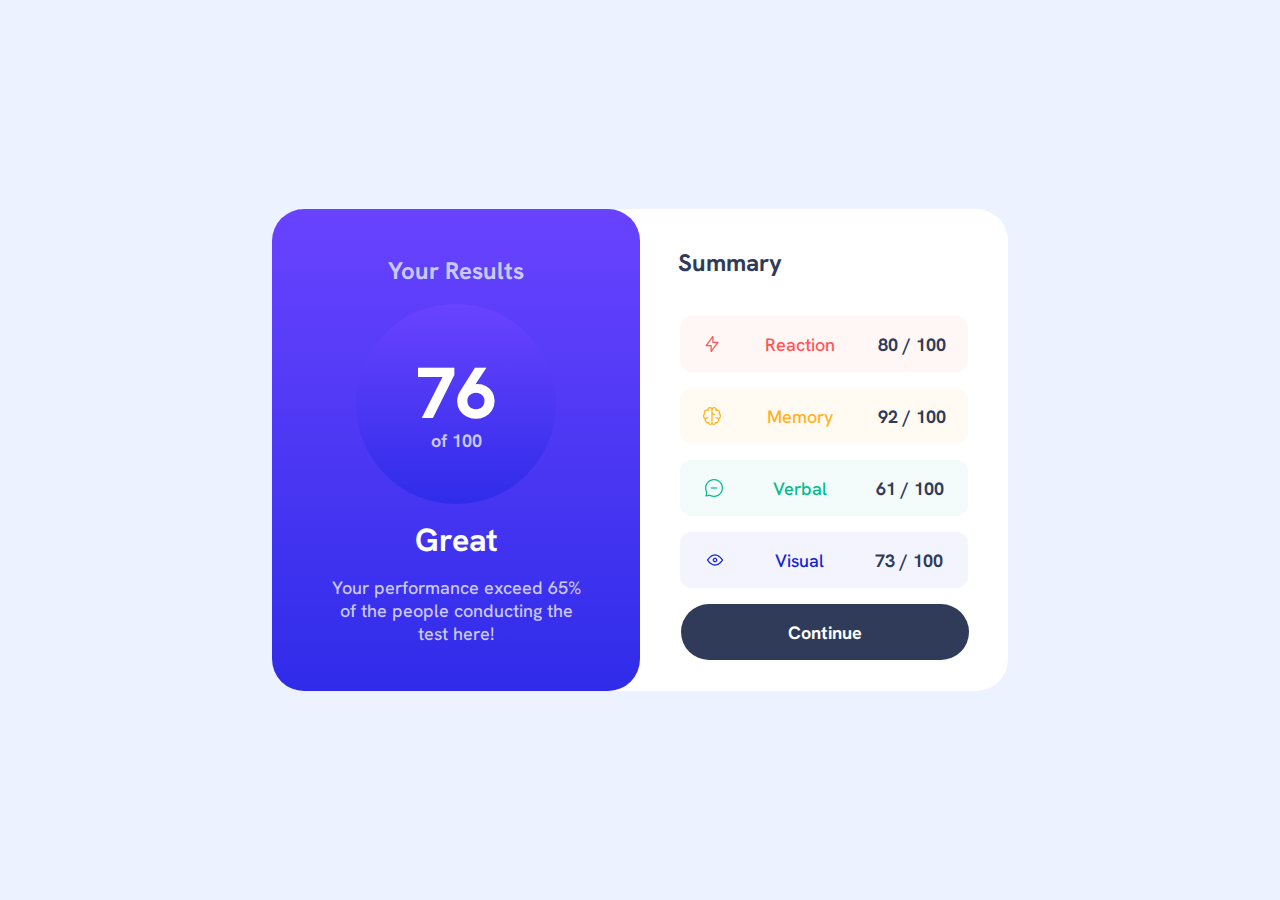
<file: index.html>
<!DOCTYPE html>
<html lang="en">
  <head>
    <meta charset="UTF-8" />
    <meta name="viewport" content="width=device-width, initial-scale=1.0" />
    <title>document</title>
    <link rel="stylesheet" href="./index.css" />
  </head>
  <body>
    <div class="card">
      <div class="left">
        <h1 class="Your_Results">Your Results</h1>
        <div class="circle">
          <h2 class="number">76</h2>
          <h2 class="of_100">of 100</h2>
        </div>
        <h2 class="Great">Great</h2>
        <p class="Paragrap">
          Your performance exceed 65% of the people conducting the test here!
        </p>
      </div>
      <div class="right">
        <h3 class="summary">Summary</h3>
        <div>
          <div class="box red_box">
            <img src="iconoir_flash.png" alt="" class="Icon1" />
            <h4 class="text Reaction">Reaction</h4>
            <h4 class="number1">80 / 100</h4>
          </div>
        </div>
        <div>
          <div class="box yellow_box">
            <img src="iconoir_brain.png" alt="" class="Icon2" />
            <h4 class="text Memory">Memory</h4>
            <h4 class="number2">92 / 100</h4>
          </div>
        </div>
        <div>
          <div class="box green_box">
            <img src="iconoir_chat-remove.png" alt="" class="Icon3" />
            <h4 class="Verbal">Verbal</h4>
            <h4 class="number3">61 / 100</h4>
          </div>
        </div>
        <div>
          <div class="box blu_box">
            <img src="iconoir_eye-empty.png" alt="" class="Icon4" />
            <h4 class="Visual">Visual</h4>
            <h4 class="number4">73 / 100</h4>
          </div>
        </div>
          <button class="pill" type="button">Continue</button>
        </div>
    </div>
  </body>
</html>
</file>
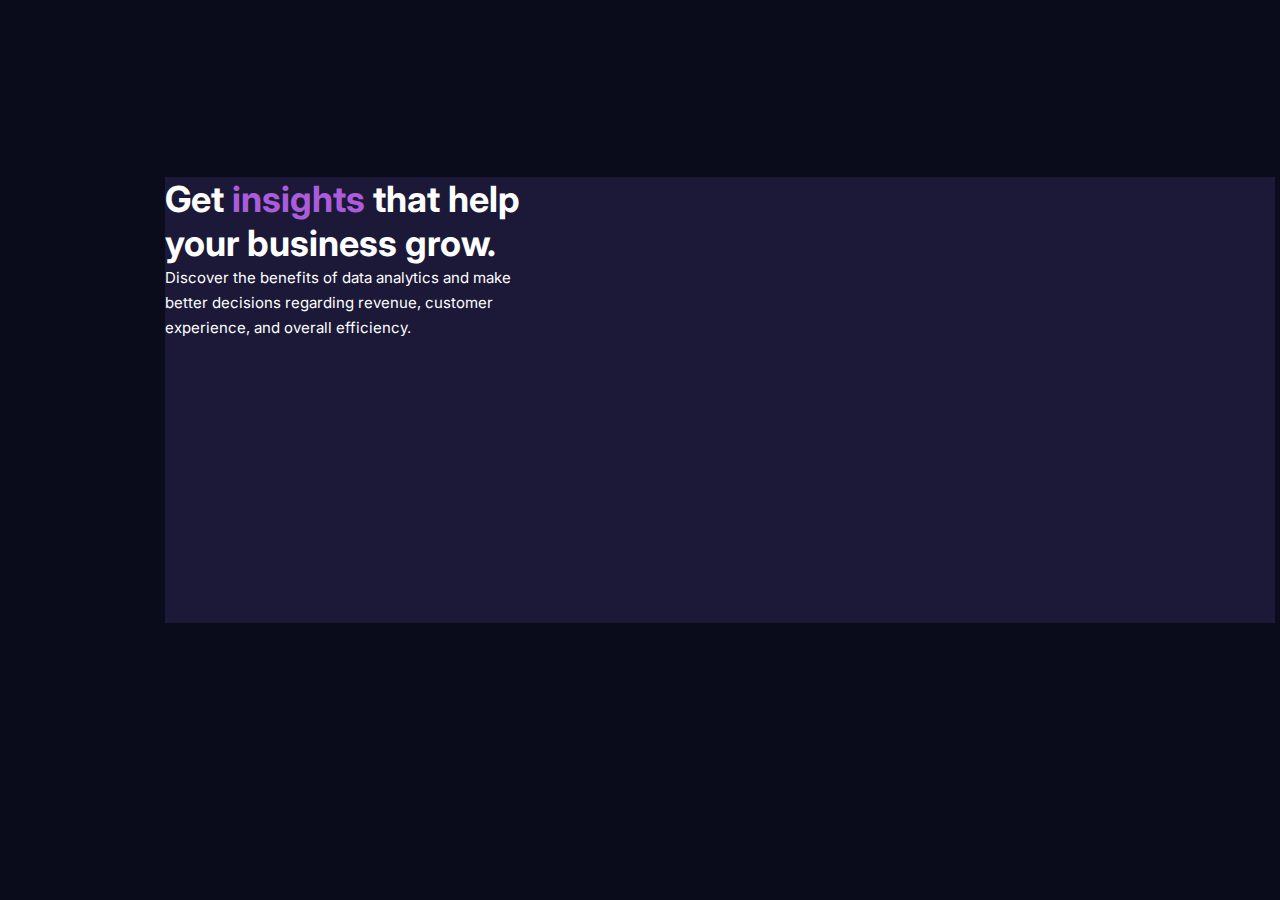
<file: index2.html>
<!DOCTYPE html>
<html lang="en">
  <head>
    <meta charset="UTF-8" />
    <meta name="viewport" content="width=device-width, initial-scale=1.0" />
    <title>document</title>
    <link rel="stylesheet" href="./index2.css" />
  </head>
  <body>
 <div class="card">
    <header class="header">Get <span class="purple">insights</span> that help your business grow.</header>
   <p class="paragrap">Discover the benefits of data analytics and make better decisions regarding revenue, customer experience, and overall efficiency.</p>
<h1 class="info"></h1> 
<footer></footer>
</div>
  </body>
</html>
</file>
<file: index.css>
@import url('https://fonts.googleapis.com/css2?family=Hanken+Grotesk&display=swap');

* {
    margin: 0;
    padding: 0;
    box-sizing: border-box;
    font-family: "Hanken Grotesk";
}
body {
    width: 100vw;
    height: 100vh;
    background-color: #ECF2FF;
    display: flex; 
    justify-content: center;
    align-items: center;
}

.Your_Results {
    font-size: 24px; 
    color: #CAC9FF; 
    font-weight: 700; 
    line-height: normal;
    text-align: center;
    margin-top: 8px;
}
.circle {
    background: linear-gradient(180deg, #75F 0%, #6943FF 0.01%, #2F2CE9 100%);
    width: 200px;
    height: 200px;
    border-radius: 50%;
    display: flex;
    justify-content: center;
    margin: auto;
    margin-top: 18px;
    flex-direction: column;
}
.number {
    font-size: 72px; 
    color: white; 
    font-weight: 800;
    line-height: 72px;
    text-align: center;
}
.of_100 {
    font-size: 18px; 
    color: #CAC9FF; 
    font-weight: 700; 
    line-height: normal;
    text-align: center;
}
.Great {
    font-size: 32px; 
    color: white; 
    font-weight: 700;
    line-height: 72px;
    text-align: center;
}
.Paragrap {
font-size: 18px;
color: #CAC9FF;
font-weight: 500;
line-height: normal;
text-align: center;
}
.card {
    width: 736px;
    background-color: #FFFFFF;
    border-radius: 32px;
    display: flex;
}
.left {
background: linear-gradient(180deg, #75F 0%, #6943FF 0.01%, #2F2CE9 100%);
width: 50%;
height: 100%;
border-radius: 32px;
font-size: 24p;
padding: 38px 54px 46px 54px;
}
.right {
    background-color: #FFFFFF;
    width: 50%;
    height: 100%;
    border-radius: 32px;
    font-size: 24p;
    justify-content: center;
}
.summary {  
    font-size: 24px; 
    color: #303B59; 
    font-weight: 700; 
    line-height: normal;
    padding: 38px;
}

.box {
    width: 288px;
    height: 56px;
    border-radius: 12px;
    display: flex;
    justify-items: center;
    border: none;
    outline: none;
    margin: auto;
}

.red_box {
    background: linear-gradient(0deg, rgba(255, 255, 255, 0.95) 0%, rgba(255, 255, 255, 0.95) 100%), #F55;
}

.Icon1 {
    width: 20px;
    height: 20px;
    margin: auto;
    text-align: left;
}
.text {
    font-size: 18px;
    font-weight: 500;
    margin: auto;
    text-align: left; 
}

.Reaction {
    color: #F55;
 
}
.number1 {
    font-size: 18px;
    font-weight: 700;
    color: #303B59;
    margin: auto;
    text-align: right;

}
.yellow_box {
    background: linear-gradient(0deg, rgba(255, 255, 255, 0.95) 0%, rgba(255, 255, 255, 0.95) 100%), #FFB21E;
    margin-top: 16px;
}
.Icon2 {
    width: 20px;
    height: 20px;
    margin: auto;
    text-align: left;

}

.Memory {
    color: #FFB21E;

}
.number2 {
    font-size: 18px;
    font-weight: 700;
    color: #303B59;
    margin: auto;
    text-align: right; 
}
.green_box {
    background: linear-gradient(0deg, rgba(255, 255, 255, 0.95) 0%, rgba(255, 255, 255, 0.95) 100%), #00BB8F;
    margin-top: 16px;
}
.Icon3 {
    width: 20px;
    height: 20px;
    margin: auto;
    text-align: left;
}

.Verbal {
    font-size: 18px;
    font-weight: 500;
    color: #00BB8F;
    margin: auto;
    text-align: left;
}
.number3 {
    font-size: 18px;
    font-weight: 700;
    color: #303B59;
    margin: auto;
    text-align: right;
}

.blu_box {
    background: linear-gradient(0deg, rgba(255, 255, 255, 0.95) 0%, rgba(255, 255, 255, 0.95) 100%), #1125D6;
    margin-top: 16px;
}
.Icon4 {
    width: 20px;
    height: 20px;
    margin: auto;
    text-align: left;
}
.Visual {
    font-size: 18px;
    font-weight: 500;
    color: #1125D6;
    margin: auto;
    text-align: left;
}
.number4 {
    font-size: 18px;
    font-weight: 700;
    color: #303B59;
    margin: auto;
    text-align: right;
}

.pill {
background-color: #303B59;
width: 288px;
height: 56px;
border-radius: 128px;
text-align: center;
outline: none;
cursor: pointer;
margin: auto;
color: #FFFFFF;
font-size: 18px;
font-weight: 700;
border: none;
margin-left: 41px;
margin-top: 16px;
}

.pill:hover {
    background: linear-gradient(180deg, #75F 0%, #6943FF 0.01%, #2F2CE9 100%);
}
</file>
<file: index2.css>
@import url('https://fonts.googleapis.com/css2?family=Inter&display=swap');
@import url('https://fonts.googleapis.com/css2?family=Lexend+Deca&display=swap');

* {
    margin: 0;
    padding: 0;
    box-sizing: border-box;
    font-family: "Inter";
}
body {
    width: 1440px;
    height: 800px;
    background-color: #0A0C1C;
    display: flex; 
    justify-content: center;
    align-items: center;
}
.card {
    width: 1110px;
    height: 446px;
    background-color: #1B1937;
}

.header {
    width: 403px;
color: #FFF;
font-family: Inter;
font-size: 36px;
font-style: normal;
font-weight: 700;
line-height: 44px;
}
.purple {
    color: #AB5CDB;
}
.paragrap {
    width: 374px;
color: #FFF;
font-family: Inter;
font-size: 15px;
font-style: normal;
font-weight: 400;
line-height: 25px;
}
</file>
